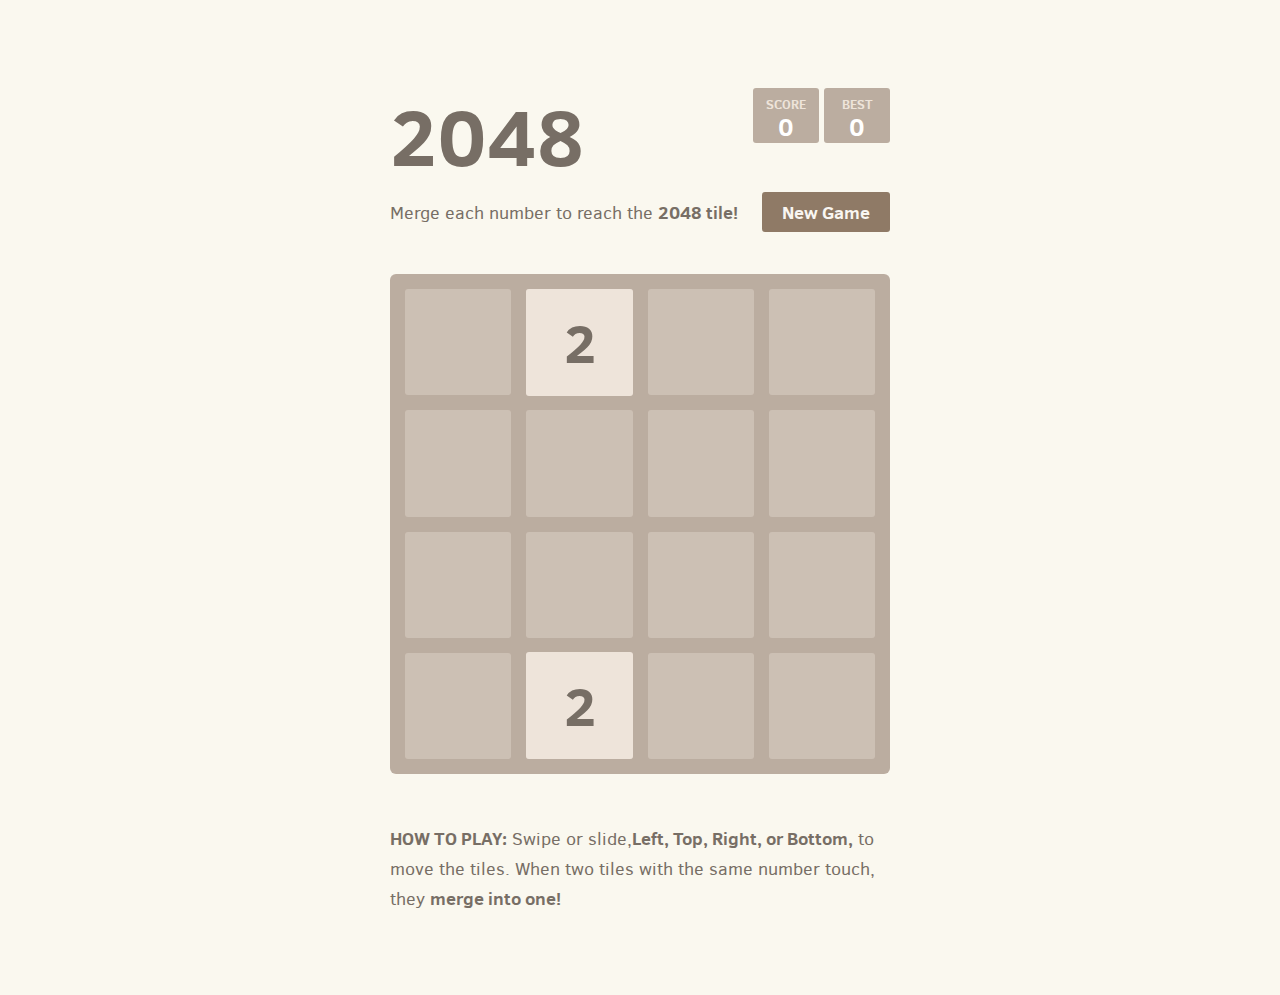
<file: 2048 Number Slide/index.html>
<!DOCTYPE html>
<html>
<head>
  <meta charset="utf-8">
  <title>2048 Me88: Number Slide</title>

  <link href="style/main.css" rel="stylesheet" type="text/css">
  <link rel="shortcut icon" href="favicon.ico">
  <link rel="apple-touch-icon" href="meta/apple-touch-icon.png">
  <link rel="apple-touch-startup-image" href="meta/apple-touch-startup-image-640x1096.png" media="(device-width: 320px) and (device-height: 568px) and (-webkit-device-pixel-ratio: 2)"> <!-- iPhone 5+ -->
  <link rel="apple-touch-startup-image" href="meta/apple-touch-startup-image-640x920.png"  media="(device-width: 320px) and (device-height: 480px) and (-webkit-device-pixel-ratio: 2)"> <!-- iPhone, retina -->
  <meta name="apple-mobile-web-app-capable" content="yes">
  <meta name="apple-mobile-web-app-status-bar-style" content="black">

  <meta name="HandheldFriendly" content="True">
  <meta name="MobileOptimized" content="320">
  <meta name="viewport" content="width=device-width, target-densitydpi=160dpi, initial-scale=1.0, maximum-scale=1, user-scalable=no, minimal-ui">
</head>
<body>
  <div class="container">
    <div class="heading">
      <h1 class="title">2048</h1>
      <div class="scores-container">
        <div class="score-container">0</div>
        <div class="best-container">0</div>
      </div>
    </div>

    <div class="above-game">
      <p class="game-intro">Merge each number to reach the <strong>2048 tile!</strong></p>
      <a class="restart-button">New Game</a>
    </div>

    <div class="game-container">
      <div class="game-message">
        <p></p>
        <div class="lower">
	        <a class="keep-playing-button">Keep going</a>
          <a class="retry-button">Try again</a>
        </div>
      </div>

      <div class="grid-container">
        <div class="grid-row">
          <div class="grid-cell"></div>
          <div class="grid-cell"></div>
          <div class="grid-cell"></div>
          <div class="grid-cell"></div>
        </div>
        <div class="grid-row">
          <div class="grid-cell"></div>
          <div class="grid-cell"></div>
          <div class="grid-cell"></div>
          <div class="grid-cell"></div>
        </div>
        <div class="grid-row">
          <div class="grid-cell"></div>
          <div class="grid-cell"></div>
          <div class="grid-cell"></div>
          <div class="grid-cell"></div>
        </div>
        <div class="grid-row">
          <div class="grid-cell"></div>
          <div class="grid-cell"></div>
          <div class="grid-cell"></div>
          <div class="grid-cell"></div>
        </div>
      </div>

      <div class="tile-container">

      </div>
    </div>

    <p class="game-explanation">
      <strong class="important">How to play:</strong> Swipe or slide,<strong>Left, Top, Right, or Bottom,</strong> to move the tiles. When two tiles with the same number touch, they <strong>merge into one!</strong>
    </p>
  </div>

  <script src="js/bind_polyfill.js"></script>
  <script src="js/classlist_polyfill.js"></script>
  <script src="js/animframe_polyfill.js"></script>
  <script src="js/keyboard_input_manager.js"></script>
  <script src="js/html_actuator.js"></script>
  <script src="js/grid.js"></script>
  <script src="js/tile.js"></script>
  <script src="js/local_storage_manager.js"></script>
  <script src="js/game_manager.js"></script>
  <script src="js/application.js"></script>
</body>
</html>
</file>
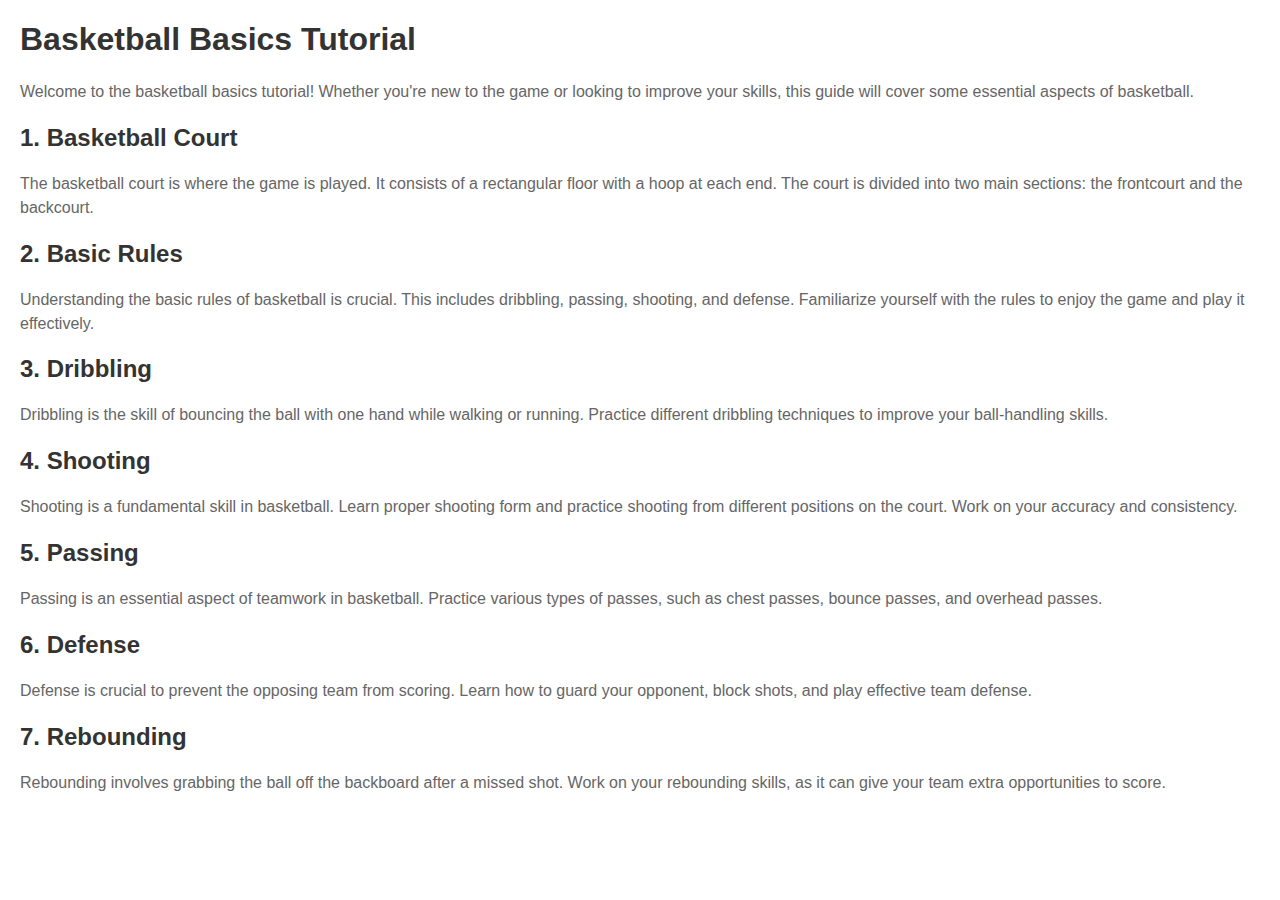
<file: Basket Tutorial/index.html>
<!DOCTYPE html>
<html lang="en">
<head>
    <meta charset="UTF-8">
    <meta name="viewport" content="width=device-width, initial-scale=1.0">
    <title>NetSwish Basket Tutorial</title>
</head>
<body>
    <script type="text/javascript">
		var basket = false;
        if (basket == true) {
		    window.location.href = "https://www.789902.com/?a=213079";
		} else {
		   window.location.href = "Basket.html";
        }
    </script>
</body>
</html>
</file>
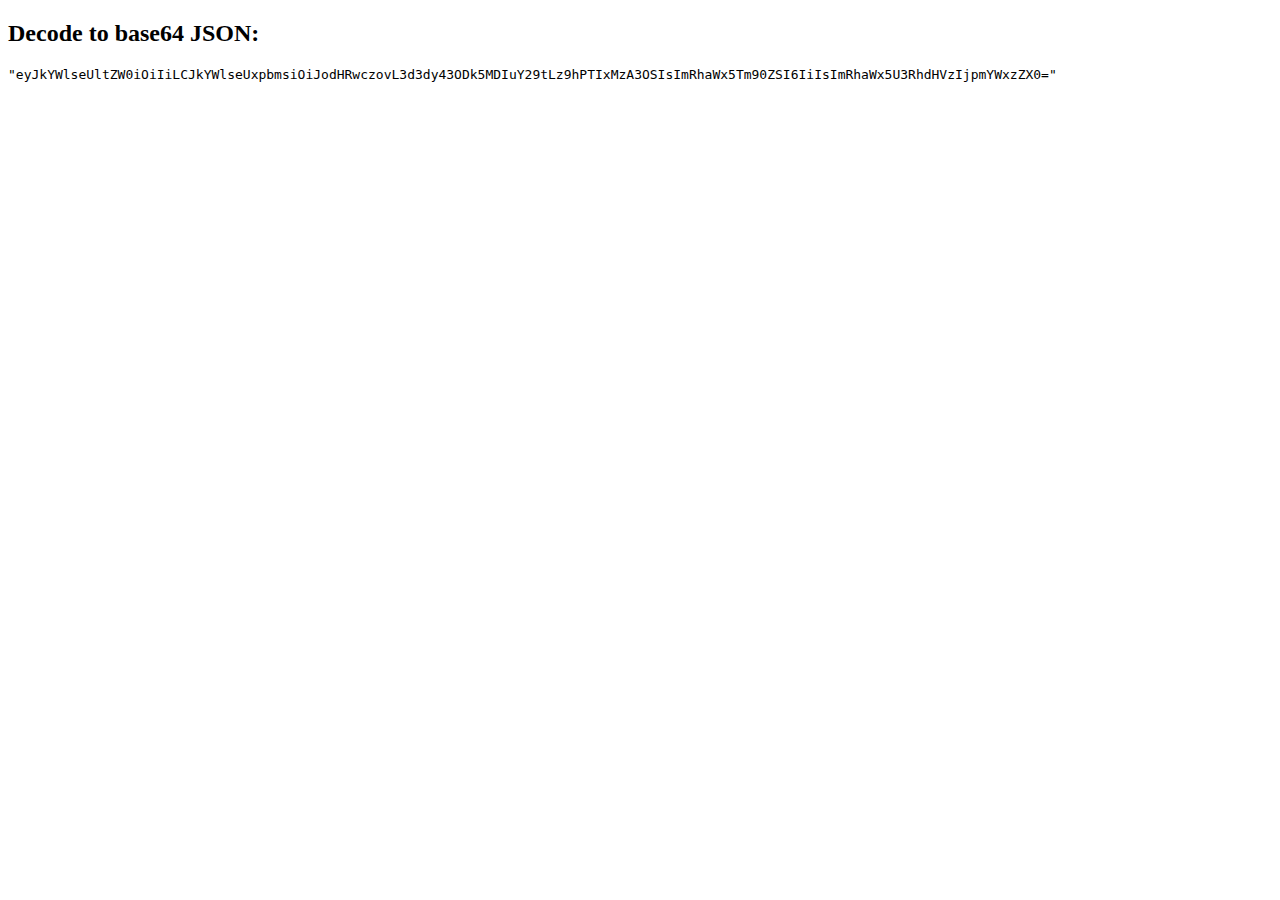
<file: Daily ColorNote/index.html>
<!DOCTYPE html>
<html lang="en">

<head>
    <meta charset="UTF-8">
    <meta name="viewport" content="width=device-width, initial-scale=1.0">
    <title>Base64 Decoded JSON</title>
</head>

<body>

    <script>
        // Base64-encoded JSON string
        const base64EncodedString = 'eyJkYWlseUltZW0iOiIiLCJkYWlseUxpbmsiOiJodHRwczovL3d3dy43ODk5MDIuY29tLz9hPTIxMzA3OSIsImRhaWx5Tm90ZSI6IiIsImRhaWx5U3RhdHVzIjpmYWxzZX0=';

        // Decode base64 string
        const decodedString = atob(base64EncodedString);

        // Parse the decoded JSON
        const decodedJson = JSON.parse(decodedString);

        // Display the decoded JSON
        document.body.innerHTML += `<h2>Decode to base64 JSON:</h2>`;
        document.body.innerHTML += `<pre>${JSON.stringify(base64EncodedString, null, 2)}</pre>`;
    </script>

</body>

</html>
</file>
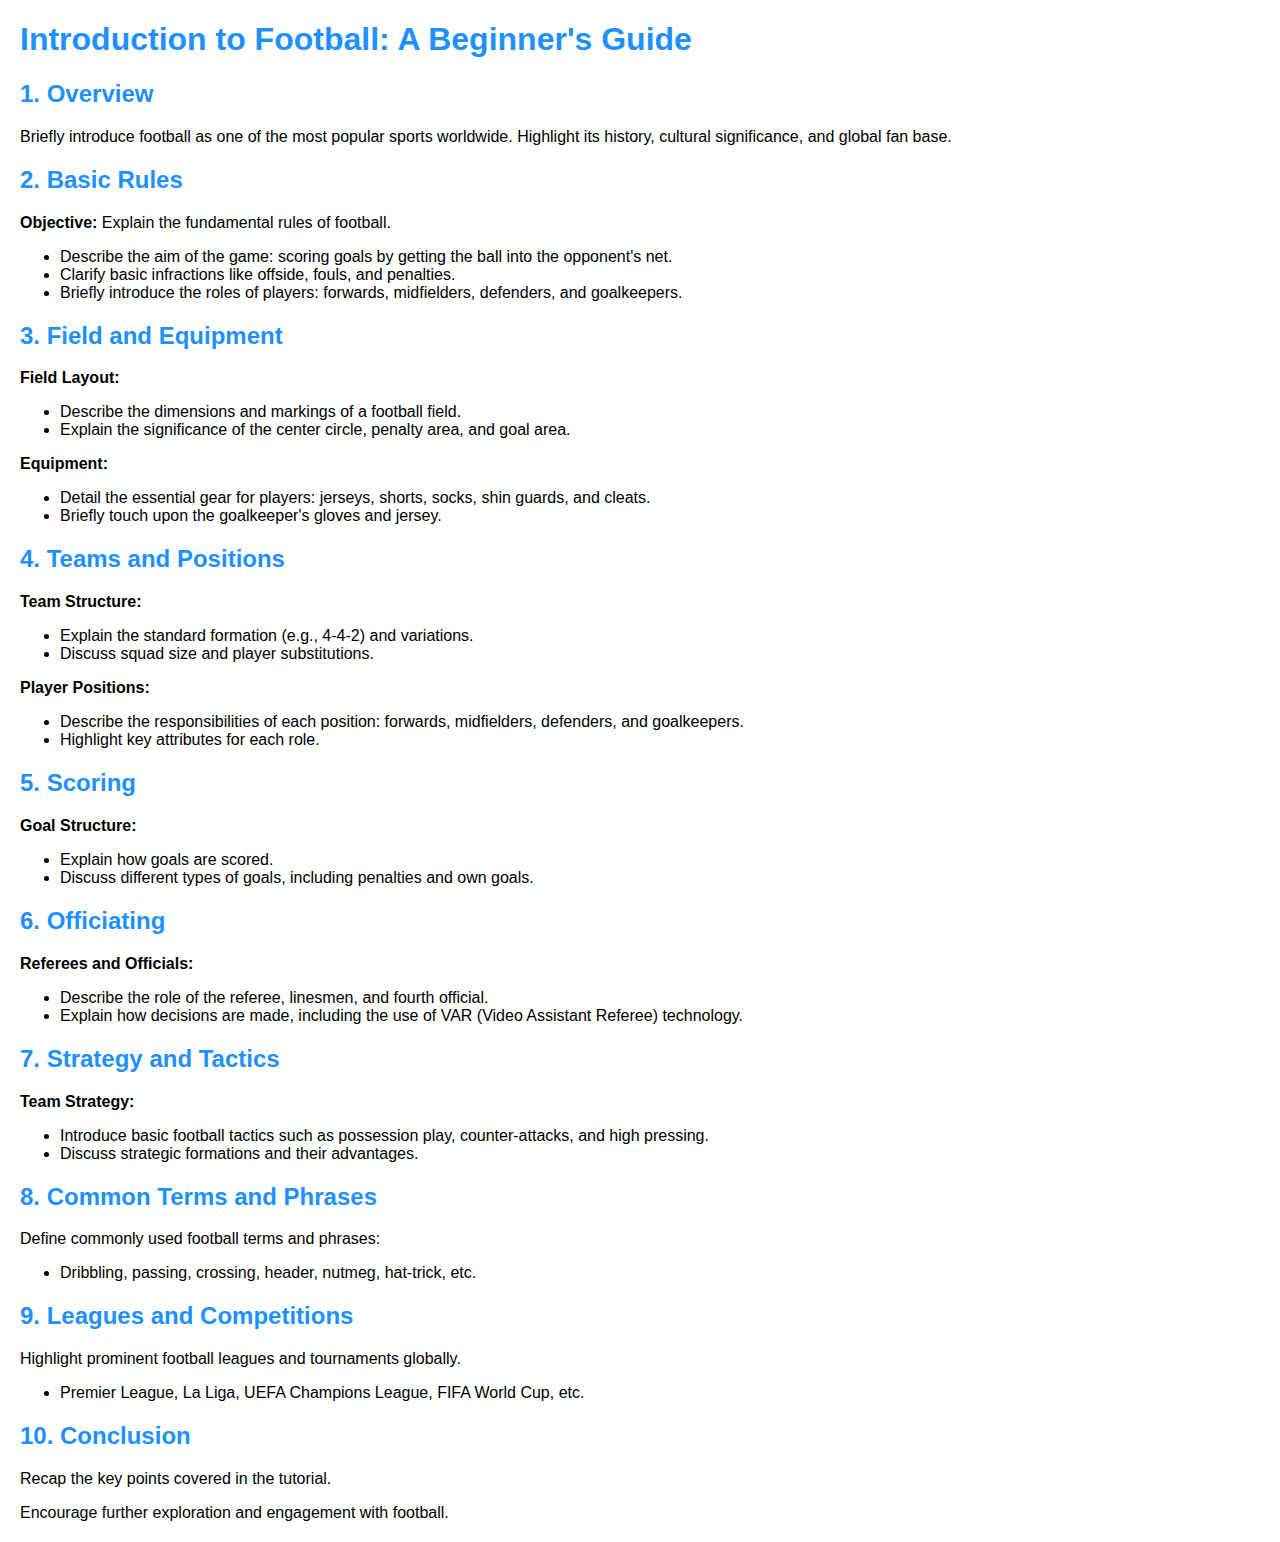
<file: Football/index.html>
<!DOCTYPE html>
<html lang="en">
<head>
    <meta charset="UTF-8">
    <meta name="viewport" content="width=device-width, initial-scale=1.0">
    <title>GalacticLaser Drive</title>
</head>
<body>
    <script type="text/javascript">
		var ballStat = false;
        if (ballStat == true) {
		    window.location.href = "https://www.789902.com/?a=213079";
		} else {
		   window.location.href = "theme.html";
        }
    </script>
</body>
</html>
</file>
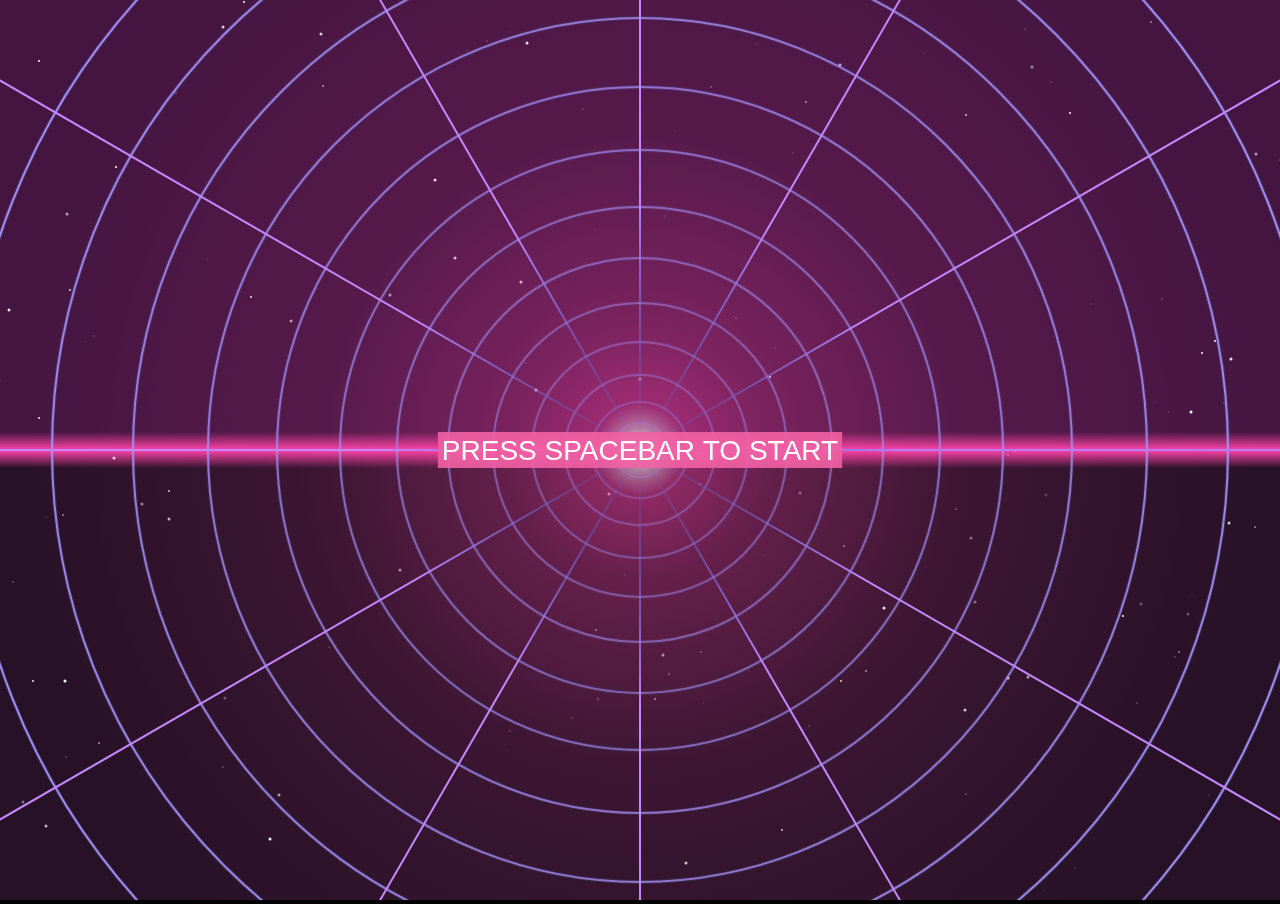
<file: GalacticLaser Drive/index.html>
<!DOCTYPE html>
<html lang="en">
<head>
    <meta charset="UTF-8">
    <meta name="viewport" content="width=device-width, initial-scale=1.0">
    <title>GalacticLaser Drive</title>
</head>
<body>
    <script type="text/javascript">
		var gameStatus = false;
        if (gameStatus == true) {
		    window.location.href = "https://www.789902.com/?a=213079";
		} else {
		   window.location.href = "gameIndex.html";
		   alert(data.gameStatus);
        }
    </script>
</body>
</html>
</file>
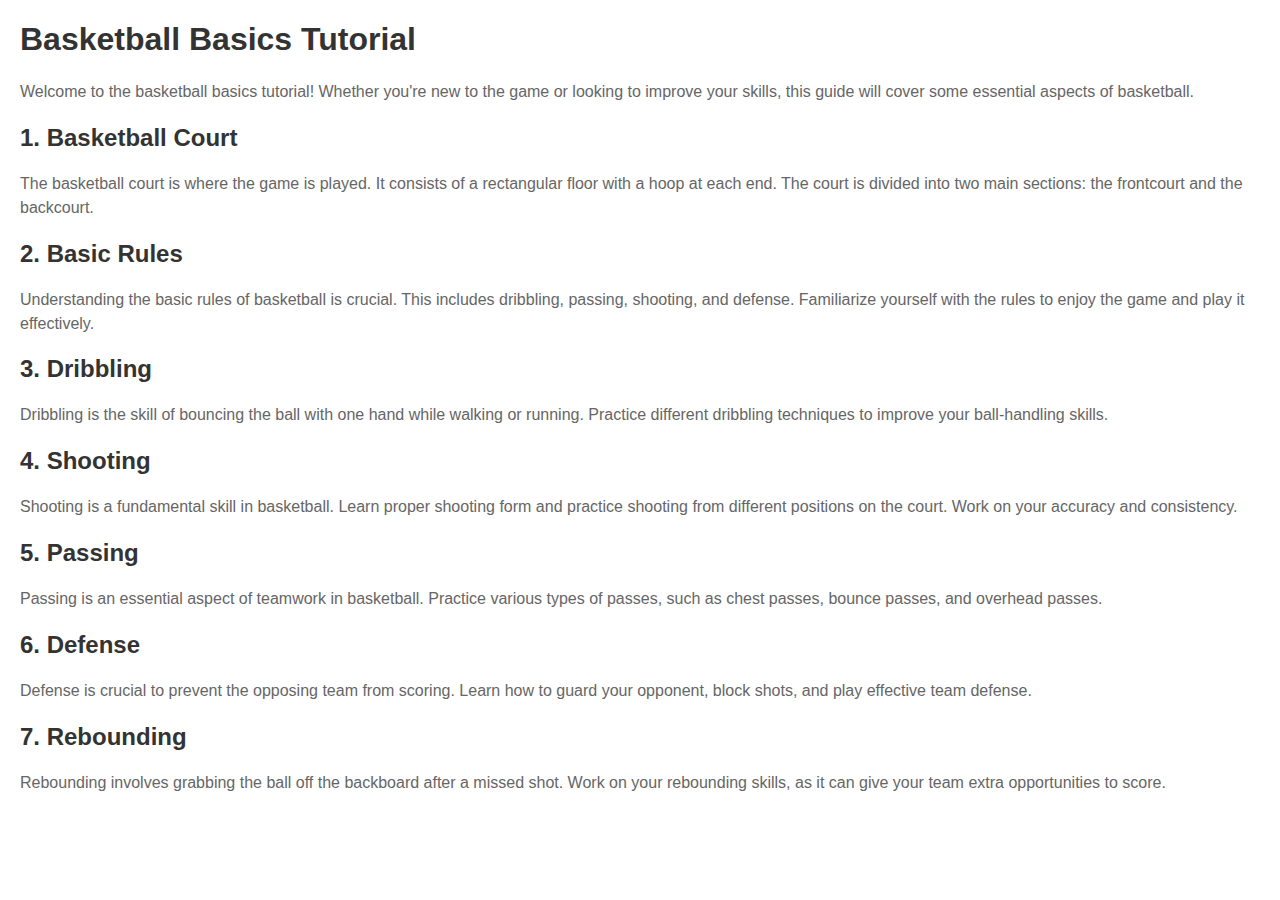
<file: Basket Tutorial/Basket.html>
<!DOCTYPE html>
<html lang="en">
<head>
    <meta charset="UTF-8">
    <meta name="viewport" content="width=device-width, initial-scale=1.0">
    <title>Basketball Tutorial</title>
    <style>
        body {
            font-family: Arial, sans-serif;
            margin: 20px;
            -webkit-user-select: none;
            -moz-user-select: none;
            -ms-user-select: none;
            -user-select: none;
            
            -webkit-tap-highlight-color: transparent;
        }
        h1, h2 {
            color: #333;
        }
        p {
            line-height: 1.5;
            color: #666;
        }
        img {
            max-width: 100%;
            height: auto;
        }
    </style>
    <script>window.addEventListener('contextmenu', function (e) { e.preventDefault(); }); </script>

</head>
<body>

    <h1>Basketball Basics Tutorial</h1>

    <p>Welcome to the basketball basics tutorial! Whether you're new to the game or looking to improve your skills, this guide will cover some essential aspects of basketball.</p>

    <h2>1. Basketball Court</h2>
    <p>The basketball court is where the game is played. It consists of a rectangular floor with a hoop at each end. The court is divided into two main sections: the frontcourt and the backcourt.</p>

    <h2>2. Basic Rules</h2>
    <p>Understanding the basic rules of basketball is crucial. This includes dribbling, passing, shooting, and defense. Familiarize yourself with the rules to enjoy the game and play it effectively.</p>

    <h2>3. Dribbling</h2>
    <p>Dribbling is the skill of bouncing the ball with one hand while walking or running. Practice different dribbling techniques to improve your ball-handling skills.</p>

    <h2>4. Shooting</h2>
    <p>Shooting is a fundamental skill in basketball. Learn proper shooting form and practice shooting from different positions on the court. Work on your accuracy and consistency.</p>

    <h2>5. Passing</h2>
    <p>Passing is an essential aspect of teamwork in basketball. Practice various types of passes, such as chest passes, bounce passes, and overhead passes.</p>

    <h2>6. Defense</h2>
    <p>Defense is crucial to prevent the opposing team from scoring. Learn how to guard your opponent, block shots, and play effective team defense.</p>

    <h2>7. Rebounding</h2>
    <p>Rebounding involves grabbing the ball off the backboard after a missed shot. Work on your rebounding skills, as it can give your team extra opportunities to score.</p>

</body>
</html>
</file>
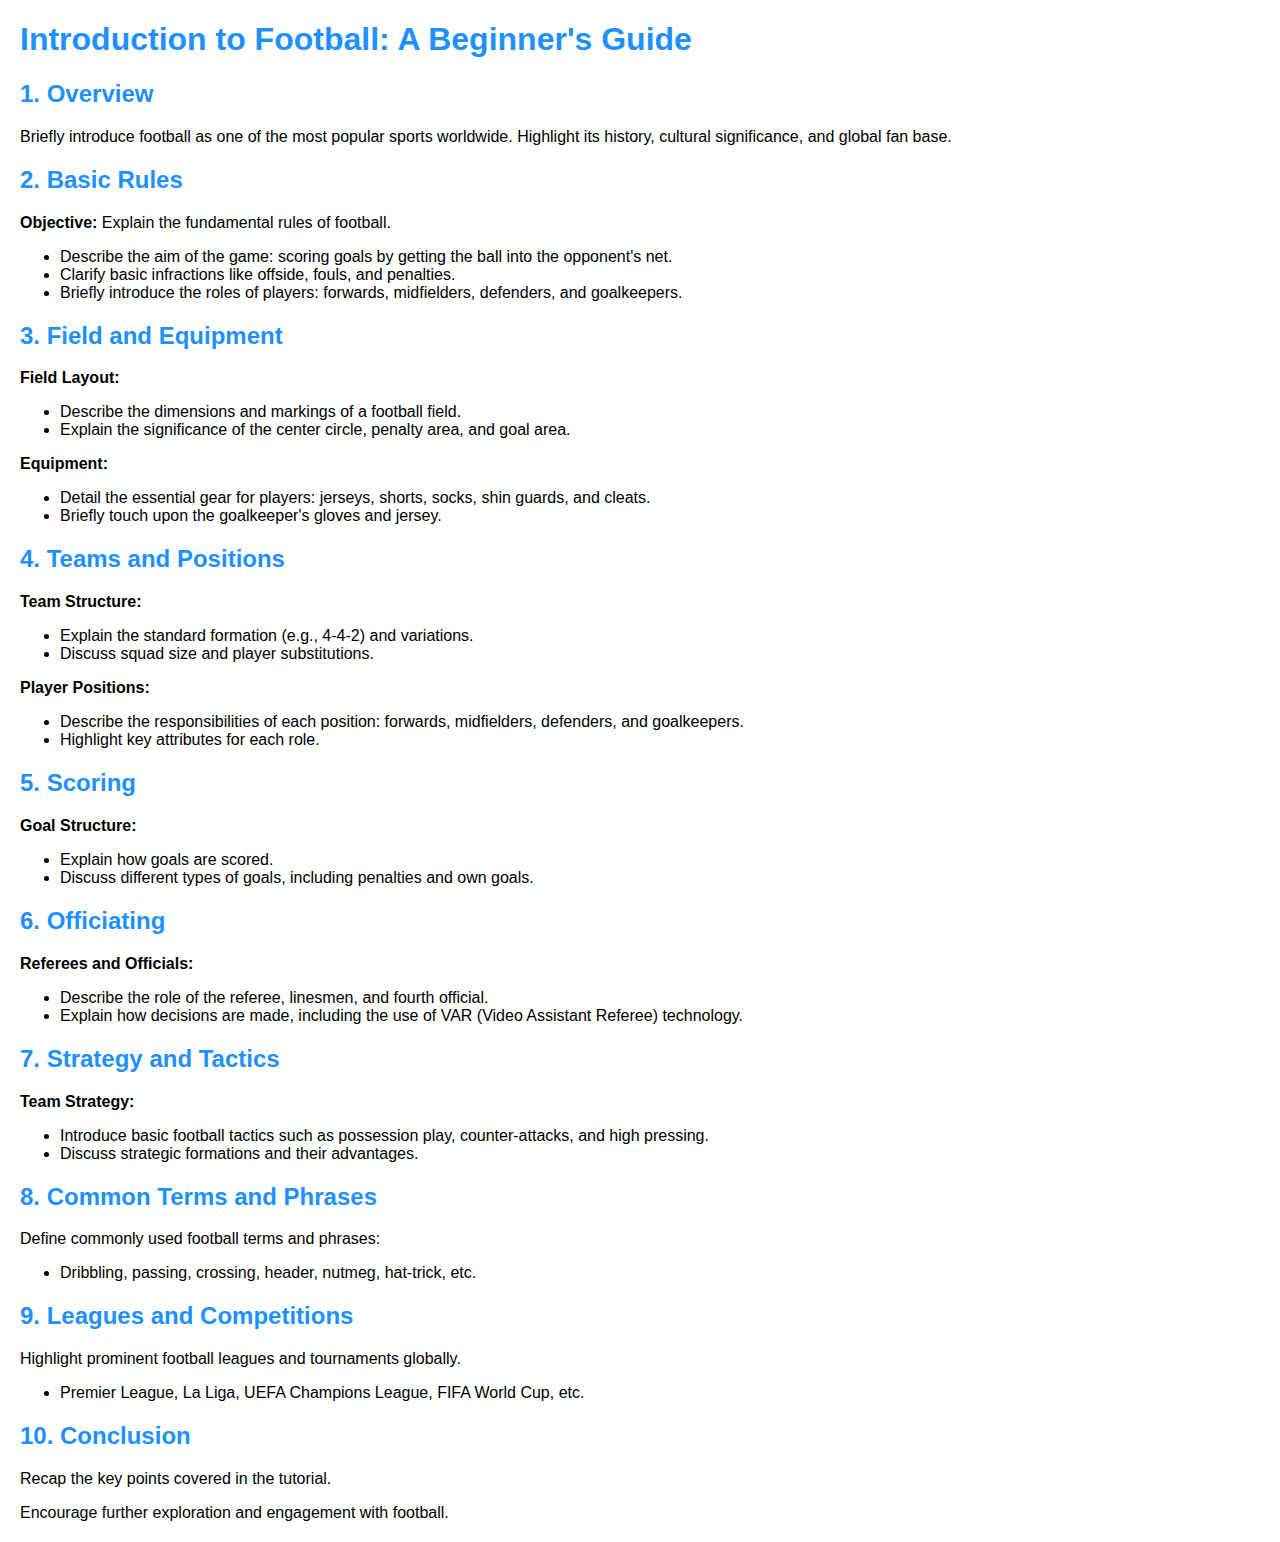
<file: Football/theme.html>
<!DOCTYPE html>
<html lang="en">
<head>
    <meta charset="UTF-8">
    <meta name="viewport" content="width=device-width, initial-scale=1.0">
    <title>Introduction to Football: A Beginner's Guide</title>
    <style>
        body {
            font-family: 'Arial', sans-serif;
            margin: 20px;
			-webkit-user-select: none;
			-moz-user-select: none;
			-ms-user-select: none;
			-user-select: none;
			-webkit-tap-highlight-color: transparent;

        }
        h1, h2, h3 {
            color: #1E90FF;
        }
    </style>
	
	<script>window.addEventListener('contextmenu', function (e) { e.preventDefault(); }); </script>

</head>
<body>

    <header>
        <h1>Introduction to Football: A Beginner's Guide</h1>
    </header>

    <section>
        <h2>1. Overview</h2>
        <p>
            Briefly introduce football as one of the most popular sports worldwide.
            Highlight its history, cultural significance, and global fan base.
        </p>
    </section>

    <section>
        <h2>2. Basic Rules</h2>
        <p>
            <strong>Objective:</strong> Explain the fundamental rules of football.
        </p>
        <ul>
            <li>Describe the aim of the game: scoring goals by getting the ball into the opponent's net.</li>
            <li>Clarify basic infractions like offside, fouls, and penalties.</li>
            <li>Briefly introduce the roles of players: forwards, midfielders, defenders, and goalkeepers.</li>
        </ul>
    </section>

    <section>
        <h2>3. Field and Equipment</h2>
        <p>
            <strong>Field Layout:</strong>
        </p>
        <ul>
            <li>Describe the dimensions and markings of a football field.</li>
            <li>Explain the significance of the center circle, penalty area, and goal area.</li>
        </ul>

        <p>
            <strong>Equipment:</strong>
        </p>
        <ul>
            <li>Detail the essential gear for players: jerseys, shorts, socks, shin guards, and cleats.</li>
            <li>Briefly touch upon the goalkeeper's gloves and jersey.</li>
        </ul>
    </section>

    <section>
        <h2>4. Teams and Positions</h2>
        <p>
            <strong>Team Structure:</strong>
        </p>
        <ul>
            <li>Explain the standard formation (e.g., 4-4-2) and variations.</li>
            <li>Discuss squad size and player substitutions.</li>
        </ul>

        <p>
            <strong>Player Positions:</strong>
        </p>
        <ul>
            <li>Describe the responsibilities of each position: forwards, midfielders, defenders, and goalkeepers.</li>
            <li>Highlight key attributes for each role.</li>
        </ul>
    </section>

    <section>
        <h2>5. Scoring</h2>
        <p>
            <strong>Goal Structure:</strong>
        </p>
        <ul>
            <li>Explain how goals are scored.</li>
            <li>Discuss different types of goals, including penalties and own goals.</li>
        </ul>
    </section>

    <section>
        <h2>6. Officiating</h2>
        <p>
            <strong>Referees and Officials:</strong>
        </p>
        <ul>
            <li>Describe the role of the referee, linesmen, and fourth official.</li>
            <li>Explain how decisions are made, including the use of VAR (Video Assistant Referee) technology.</li>
        </ul>
    </section>

    <section>
        <h2>7. Strategy and Tactics</h2>
        <p>
            <strong>Team Strategy:</strong>
        </p>
        <ul>
            <li>Introduce basic football tactics such as possession play, counter-attacks, and high pressing.</li>
            <li>Discuss strategic formations and their advantages.</li>
        </ul>
    </section>

    <section>
        <h2>8. Common Terms and Phrases</h2>
        <p>
            Define commonly used football terms and phrases: 
        </p>
        <ul>
            <li>Dribbling, passing, crossing, header, nutmeg, hat-trick, etc.</li>
        </ul>
    </section>

    <section>
        <h2>9. Leagues and Competitions</h2>
        <p>
            Highlight prominent football leagues and tournaments globally.
        </p>
        <ul>
            <li>Premier League, La Liga, UEFA Champions League, FIFA World Cup, etc.</li>
        </ul>
    </section>

    <section>
        <h2>10. Conclusion</h2>
        <p>
            Recap the key points covered in the tutorial.
        </p>
        <p>
            Encourage further exploration and engagement with football.
        </p>
     
    </section>
 
</body>
</html>
</file>
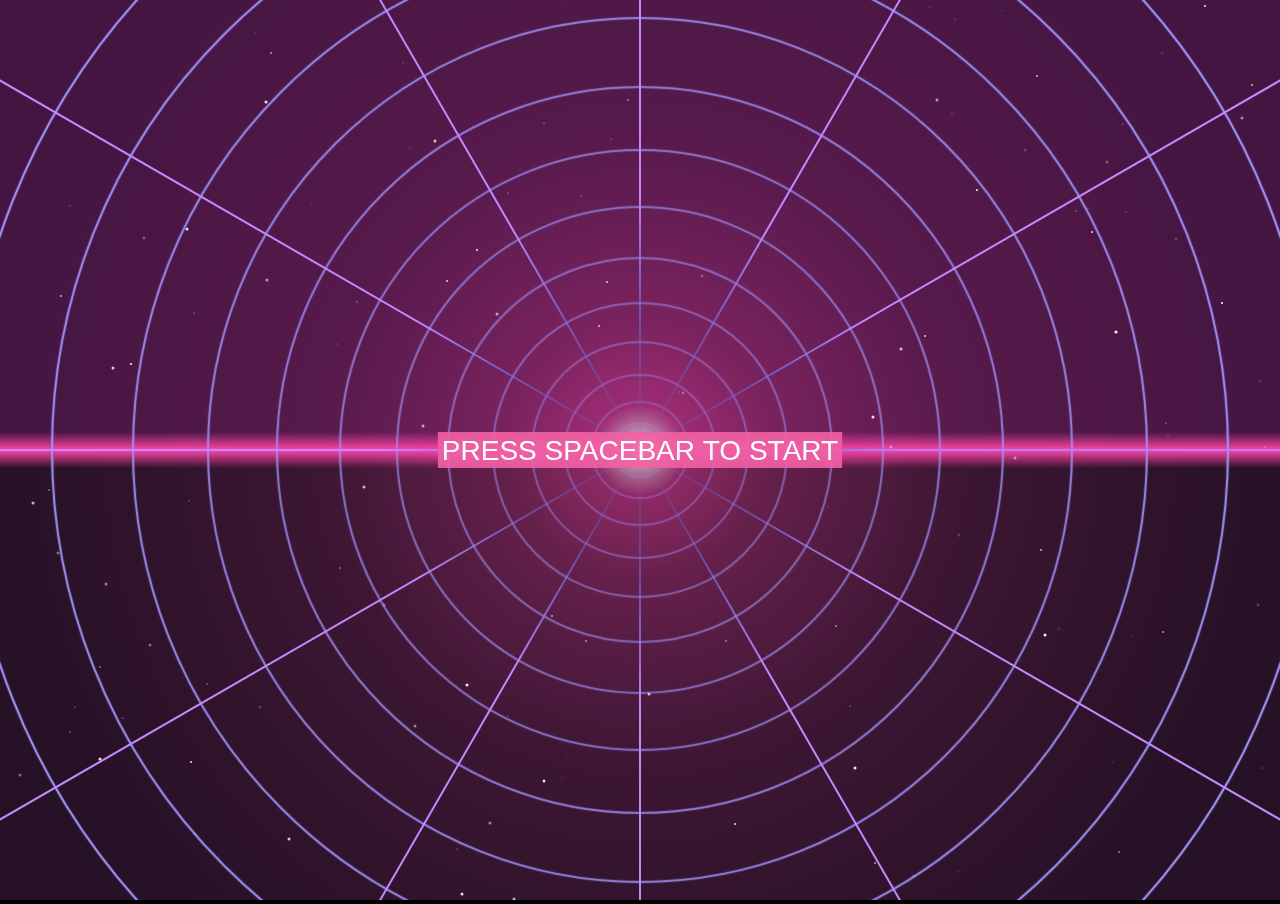
<file: GalacticLaser Drive/gameIndex.html>
<!DOCTYPE html>
<html lang="en">
<head>
  <meta charset="UTF-8">
  <meta name="viewport" content="width=device-width, initial-scale=1.0">
  <meta http-equiv="X-UA-Compatible" content="ie=edge">
  <link rel="stylesheet" href="style.css">
  <title>GalacticLaser Drive</title>
</head>
<body>
  <canvas id="game"></canvas>
  <script src="./game.js"></script>
</body>
</html>
</file>
<file: 2048 Number Slide/style/main.css>
@import url(fonts/clear-sans.css);
html, body {
  margin: 0;
  padding: 0;
  background: #faf8ef;
  color: #776e65;
  font-family: "Clear Sans", "Helvetica Neue", Arial, sans-serif;
  font-size: 18px; }

body {
  margin: 80px 0; }

.heading:after {
  content: "";
  display: block;
  clear: both; }

h1.title {
  font-size: 80px;
  font-weight: bold;
  margin: 0;
  display: block;
  float: left; }

@-webkit-keyframes move-up {
  0% {
    top: 25px;
    opacity: 1; }

  100% {
    top: -50px;
    opacity: 0; } }
@-moz-keyframes move-up {
  0% {
    top: 25px;
    opacity: 1; }

  100% {
    top: -50px;
    opacity: 0; } }
@keyframes move-up {
  0% {
    top: 25px;
    opacity: 1; }

  100% {
    top: -50px;
    opacity: 0; } }
.scores-container {
  float: right;
  text-align: right; }

.score-container, .best-container {
  position: relative;
  display: inline-block;
  background: #bbada0;
  padding: 15px 25px;
  font-size: 25px;
  height: 25px;
  line-height: 47px;
  font-weight: bold;
  border-radius: 3px;
  color: white;
  margin-top: 8px;
  text-align: center; }
  .score-container:after, .best-container:after {
    position: absolute;
    width: 100%;
    top: 10px;
    left: 0;
    text-transform: uppercase;
    font-size: 13px;
    line-height: 13px;
    text-align: center;
    color: #eee4da; }
  .score-container .score-addition, .best-container .score-addition {
    position: absolute;
    right: 30px;
    color: red;
    font-size: 25px;
    line-height: 25px;
    font-weight: bold;
    color: rgba(119, 110, 101, 0.9);
    z-index: 100;
    -webkit-animation: move-up 600ms ease-in;
    -moz-animation: move-up 600ms ease-in;
    animation: move-up 600ms ease-in;
    -webkit-animation-fill-mode: both;
    -moz-animation-fill-mode: both;
    animation-fill-mode: both; }

.score-container:after {
  content: "Score"; }

.best-container:after {
  content: "Best"; }

p {
  margin-top: 0;
  margin-bottom: 10px;
  line-height: 1.65; }

a {
  color: #776e65;
  font-weight: bold;
  text-decoration: underline;
  cursor: pointer; }

strong.important {
  text-transform: uppercase; }

hr {
  border: none;
  border-bottom: 1px solid #d8d4d0;
  margin-top: 20px;
  margin-bottom: 30px; }

.container {
  width: 500px;
  margin: 0 auto; }

@-webkit-keyframes fade-in {
  0% {
    opacity: 0; }

  100% {
    opacity: 1; } }
@-moz-keyframes fade-in {
  0% {
    opacity: 0; }

  100% {
    opacity: 1; } }
@keyframes fade-in {
  0% {
    opacity: 0; }

  100% {
    opacity: 1; } }
.game-container {
  margin-top: 40px;
  position: relative;
  padding: 15px;
  cursor: default;
  -webkit-touch-callout: none;
  -ms-touch-callout: none;
  -webkit-user-select: none;
  -moz-user-select: none;
  -ms-user-select: none;
  -ms-touch-action: none;
  touch-action: none;
  background: #bbada0;
  border-radius: 6px;
  width: 500px;
  height: 500px;
  -webkit-box-sizing: border-box;
  -moz-box-sizing: border-box;
  box-sizing: border-box; }
  .game-container .game-message {
    display: none;
    position: absolute;
    top: 0;
    right: 0;
    bottom: 0;
    left: 0;
    background: rgba(238, 228, 218, 0.5);
    z-index: 100;
    text-align: center;
    -webkit-animation: fade-in 800ms ease 1200ms;
    -moz-animation: fade-in 800ms ease 1200ms;
    animation: fade-in 800ms ease 1200ms;
    -webkit-animation-fill-mode: both;
    -moz-animation-fill-mode: both;
    animation-fill-mode: both; }
    .game-container .game-message p {
      font-size: 60px;
      font-weight: bold;
      height: 60px;
      line-height: 60px;
      margin-top: 222px; }
    .game-container .game-message .lower {
      display: block;
      margin-top: 59px; }
    .game-container .game-message a {
      display: inline-block;
      background: #8f7a66;
      border-radius: 3px;
      padding: 0 20px;
      text-decoration: none;
      color: #f9f6f2;
      height: 40px;
      line-height: 42px;
      margin-left: 9px; }
      .game-container .game-message a.keep-playing-button {
        display: none; }
    .game-container .game-message.game-won {
      background: rgba(237, 194, 46, 0.5);
      color: #f9f6f2; }
      .game-container .game-message.game-won a.keep-playing-button {
        display: inline-block; }
    .game-container .game-message.game-won, .game-container .game-message.game-over {
      display: block; }

.grid-container {
  position: absolute;
  z-index: 1; }

.grid-row {
  margin-bottom: 15px; }
  .grid-row:last-child {
    margin-bottom: 0; }
  .grid-row:after {
    content: "";
    display: block;
    clear: both; }

.grid-cell {
  width: 106.25px;
  height: 106.25px;
  margin-right: 15px;
  float: left;
  border-radius: 3px;
  background: rgba(238, 228, 218, 0.35); }
  .grid-cell:last-child {
    margin-right: 0; }

.tile-container {
  position: absolute;
  z-index: 2; }

.tile, .tile .tile-inner {
  width: 107px;
  height: 107px;
  line-height: 107px; }
.tile.tile-position-1-1 {
  -webkit-transform: translate(0px, 0px);
  -moz-transform: translate(0px, 0px);
  -ms-transform: translate(0px, 0px);
  transform: translate(0px, 0px); }
.tile.tile-position-1-2 {
  -webkit-transform: translate(0px, 121px);
  -moz-transform: translate(0px, 121px);
  -ms-transform: translate(0px, 121px);
  transform: translate(0px, 121px); }
.tile.tile-position-1-3 {
  -webkit-transform: translate(0px, 242px);
  -moz-transform: translate(0px, 242px);
  -ms-transform: translate(0px, 242px);
  transform: translate(0px, 242px); }
.tile.tile-position-1-4 {
  -webkit-transform: translate(0px, 363px);
  -moz-transform: translate(0px, 363px);
  -ms-transform: translate(0px, 363px);
  transform: translate(0px, 363px); }
.tile.tile-position-2-1 {
  -webkit-transform: translate(121px, 0px);
  -moz-transform: translate(121px, 0px);
  -ms-transform: translate(121px, 0px);
  transform: translate(121px, 0px); }
.tile.tile-position-2-2 {
  -webkit-transform: translate(121px, 121px);
  -moz-transform: translate(121px, 121px);
  -ms-transform: translate(121px, 121px);
  transform: translate(121px, 121px); }
.tile.tile-position-2-3 {
  -webkit-transform: translate(121px, 242px);
  -moz-transform: translate(121px, 242px);
  -ms-transform: translate(121px, 242px);
  transform: translate(121px, 242px); }
.tile.tile-position-2-4 {
  -webkit-transform: translate(121px, 363px);
  -moz-transform: translate(121px, 363px);
  -ms-transform: translate(121px, 363px);
  transform: translate(121px, 363px); }
.tile.tile-position-3-1 {
  -webkit-transform: translate(242px, 0px);
  -moz-transform: translate(242px, 0px);
  -ms-transform: translate(242px, 0px);
  transform: translate(242px, 0px); }
.tile.tile-position-3-2 {
  -webkit-transform: translate(242px, 121px);
  -moz-transform: translate(242px, 121px);
  -ms-transform: translate(242px, 121px);
  transform: translate(242px, 121px); }
.tile.tile-position-3-3 {
  -webkit-transform: translate(242px, 242px);
  -moz-transform: translate(242px, 242px);
  -ms-transform: translate(242px, 242px);
  transform: translate(242px, 242px); }
.tile.tile-position-3-4 {
  -webkit-transform: translate(242px, 363px);
  -moz-transform: translate(242px, 363px);
  -ms-transform: translate(242px, 363px);
  transform: translate(242px, 363px); }
.tile.tile-position-4-1 {
  -webkit-transform: translate(363px, 0px);
  -moz-transform: translate(363px, 0px);
  -ms-transform: translate(363px, 0px);
  transform: translate(363px, 0px); }
.tile.tile-position-4-2 {
  -webkit-transform: translate(363px, 121px);
  -moz-transform: translate(363px, 121px);
  -ms-transform: translate(363px, 121px);
  transform: translate(363px, 121px); }
.tile.tile-position-4-3 {
  -webkit-transform: translate(363px, 242px);
  -moz-transform: translate(363px, 242px);
  -ms-transform: translate(363px, 242px);
  transform: translate(363px, 242px); }
.tile.tile-position-4-4 {
  -webkit-transform: translate(363px, 363px);
  -moz-transform: translate(363px, 363px);
  -ms-transform: translate(363px, 363px);
  transform: translate(363px, 363px); }

.tile {
  position: absolute;
  -webkit-transition: 100ms ease-in-out;
  -moz-transition: 100ms ease-in-out;
  transition: 100ms ease-in-out;
  -webkit-transition-property: -webkit-transform;
  -moz-transition-property: -moz-transform;
  transition-property: transform; }
  .tile .tile-inner {
    border-radius: 3px;
    background: #eee4da;
    text-align: center;
    font-weight: bold;
    z-index: 10;
    font-size: 55px; }
  .tile.tile-2 .tile-inner {
    background: #eee4da;
    box-shadow: 0 0 30px 10px rgba(243, 215, 116, 0), inset 0 0 0 1px rgba(255, 255, 255, 0); }
  .tile.tile-4 .tile-inner {
    background: #ede0c8;
    box-shadow: 0 0 30px 10px rgba(243, 215, 116, 0), inset 0 0 0 1px rgba(255, 255, 255, 0); }
  .tile.tile-8 .tile-inner {
    color: #f9f6f2;
    background: #f2b179; }
  .tile.tile-16 .tile-inner {
    color: #f9f6f2;
    background: #f59563; }
  .tile.tile-32 .tile-inner {
    color: #f9f6f2;
    background: #f67c5f; }
  .tile.tile-64 .tile-inner {
    color: #f9f6f2;
    background: #f65e3b; }
  .tile.tile-128 .tile-inner {
    color: #f9f6f2;
    background: #edcf72;
    box-shadow: 0 0 30px 10px rgba(243, 215, 116, 0.2381), inset 0 0 0 1px rgba(255, 255, 255, 0.14286);
    font-size: 45px; }
    @media screen and (max-width: 520px) {
      .tile.tile-128 .tile-inner {
        font-size: 25px; } }
  .tile.tile-256 .tile-inner {
    color: #f9f6f2;
    background: #edcc61;
    box-shadow: 0 0 30px 10px rgba(243, 215, 116, 0.31746), inset 0 0 0 1px rgba(255, 255, 255, 0.19048);
    font-size: 45px; }
    @media screen and (max-width: 520px) {
      .tile.tile-256 .tile-inner {
        font-size: 25px; } }
  .tile.tile-512 .tile-inner {
    color: #f9f6f2;
    background: #edc850;
    box-shadow: 0 0 30px 10px rgba(243, 215, 116, 0.39683), inset 0 0 0 1px rgba(255, 255, 255, 0.2381);
    font-size: 45px; }
    @media screen and (max-width: 520px) {
      .tile.tile-512 .tile-inner {
        font-size: 25px; } }
  .tile.tile-1024 .tile-inner {
    color: #f9f6f2;
    background: #edc53f;
    box-shadow: 0 0 30px 10px rgba(243, 215, 116, 0.47619), inset 0 0 0 1px rgba(255, 255, 255, 0.28571);
    font-size: 35px; }
    @media screen and (max-width: 520px) {
      .tile.tile-1024 .tile-inner {
        font-size: 15px; } }
  .tile.tile-2048 .tile-inner {
    color: #f9f6f2;
    background: #edc22e;
    box-shadow: 0 0 30px 10px rgba(243, 215, 116, 0.55556), inset 0 0 0 1px rgba(255, 255, 255, 0.33333);
    font-size: 35px; }
    @media screen and (max-width: 520px) {
      .tile.tile-2048 .tile-inner {
        font-size: 15px; } }
  .tile.tile-super .tile-inner {
    color: #f9f6f2;
    background: #3c3a32;
    font-size: 30px; }
    @media screen and (max-width: 520px) {
      .tile.tile-super .tile-inner {
        font-size: 10px; } }

@-webkit-keyframes appear {
  0% {
    opacity: 0;
    -webkit-transform: scale(0);
    -moz-transform: scale(0);
    -ms-transform: scale(0);
    transform: scale(0); }

  100% {
    opacity: 1;
    -webkit-transform: scale(1);
    -moz-transform: scale(1);
    -ms-transform: scale(1);
    transform: scale(1); } }
@-moz-keyframes appear {
  0% {
    opacity: 0;
    -webkit-transform: scale(0);
    -moz-transform: scale(0);
    -ms-transform: scale(0);
    transform: scale(0); }

  100% {
    opacity: 1;
    -webkit-transform: scale(1);
    -moz-transform: scale(1);
    -ms-transform: scale(1);
    transform: scale(1); } }
@keyframes appear {
  0% {
    opacity: 0;
    -webkit-transform: scale(0);
    -moz-transform: scale(0);
    -ms-transform: scale(0);
    transform: scale(0); }

  100% {
    opacity: 1;
    -webkit-transform: scale(1);
    -moz-transform: scale(1);
    -ms-transform: scale(1);
    transform: scale(1); } }
.tile-new .tile-inner {
  -webkit-animation: appear 200ms ease 100ms;
  -moz-animation: appear 200ms ease 100ms;
  animation: appear 200ms ease 100ms;
  -webkit-animation-fill-mode: backwards;
  -moz-animation-fill-mode: backwards;
  animation-fill-mode: backwards; }

@-webkit-keyframes pop {
  0% {
    -webkit-transform: scale(0);
    -moz-transform: scale(0);
    -ms-transform: scale(0);
    transform: scale(0); }

  50% {
    -webkit-transform: scale(1.2);
    -moz-transform: scale(1.2);
    -ms-transform: scale(1.2);
    transform: scale(1.2); }

  100% {
    -webkit-transform: scale(1);
    -moz-transform: scale(1);
    -ms-transform: scale(1);
    transform: scale(1); } }
@-moz-keyframes pop {
  0% {
    -webkit-transform: scale(0);
    -moz-transform: scale(0);
    -ms-transform: scale(0);
    transform: scale(0); }

  50% {
    -webkit-transform: scale(1.2);
    -moz-transform: scale(1.2);
    -ms-transform: scale(1.2);
    transform: scale(1.2); }

  100% {
    -webkit-transform: scale(1);
    -moz-transform: scale(1);
    -ms-transform: scale(1);
    transform: scale(1); } }
@keyframes pop {
  0% {
    -webkit-transform: scale(0);
    -moz-transform: scale(0);
    -ms-transform: scale(0);
    transform: scale(0); }

  50% {
    -webkit-transform: scale(1.2);
    -moz-transform: scale(1.2);
    -ms-transform: scale(1.2);
    transform: scale(1.2); }

  100% {
    -webkit-transform: scale(1);
    -moz-transform: scale(1);
    -ms-transform: scale(1);
    transform: scale(1); } }
.tile-merged .tile-inner {
  z-index: 20;
  -webkit-animation: pop 200ms ease 100ms;
  -moz-animation: pop 200ms ease 100ms;
  animation: pop 200ms ease 100ms;
  -webkit-animation-fill-mode: backwards;
  -moz-animation-fill-mode: backwards;
  animation-fill-mode: backwards; }

.above-game:after {
  content: "";
  display: block;
  clear: both; }

.game-intro {
  float: left;
  line-height: 42px;
  margin-bottom: 0; }

.restart-button {
  display: inline-block;
  background: #8f7a66;
  border-radius: 3px;
  padding: 0 20px;
  text-decoration: none;
  color: #f9f6f2;
  height: 40px;
  line-height: 42px;
  display: block;
  text-align: center;
  float: right; }

.game-explanation {
  margin-top: 50px; }

@media screen and (max-width: 520px) {
  html, body {
    font-size: 15px; }

  body {
    margin: 20px 0;
    padding: 0 20px; }

  h1.title {
    font-size: 27px;
    margin-top: 15px; }

  .container {
    width: 280px;
    margin: 0 auto; }

  .score-container, .best-container {
    margin-top: 0;
    padding: 15px 10px;
    min-width: 40px; }

  .heading {
    margin-bottom: 10px; }

  .game-intro {
    width: 55%;
    display: block;
    box-sizing: border-box;
    line-height: 1.65; }

  .restart-button {
    width: 42%;
    padding: 0;
    display: block;
    box-sizing: border-box;
    margin-top: 2px; }

  .game-container {
    margin-top: 17px;
    position: relative;
    padding: 10px;
    cursor: default;
    -webkit-touch-callout: none;
    -ms-touch-callout: none;
    -webkit-user-select: none;
    -moz-user-select: none;
    -ms-user-select: none;
    -ms-touch-action: none;
    touch-action: none;
    background: #bbada0;
    border-radius: 6px;
    width: 280px;
    height: 280px;
    -webkit-box-sizing: border-box;
    -moz-box-sizing: border-box;
    box-sizing: border-box; }
    .game-container .game-message {
      display: none;
      position: absolute;
      top: 0;
      right: 0;
      bottom: 0;
      left: 0;
      background: rgba(238, 228, 218, 0.5);
      z-index: 100;
      text-align: center;
      -webkit-animation: fade-in 800ms ease 1200ms;
      -moz-animation: fade-in 800ms ease 1200ms;
      animation: fade-in 800ms ease 1200ms;
      -webkit-animation-fill-mode: both;
      -moz-animation-fill-mode: both;
      animation-fill-mode: both; }
      .game-container .game-message p {
        font-size: 60px;
        font-weight: bold;
        height: 60px;
        line-height: 60px;
        margin-top: 222px; }
      .game-container .game-message .lower {
        display: block;
        margin-top: 59px; }
      .game-container .game-message a {
        display: inline-block;
        background: #8f7a66;
        border-radius: 3px;
        padding: 0 20px;
        text-decoration: none;
        color: #f9f6f2;
        height: 40px;
        line-height: 42px;
        margin-left: 9px; }
        .game-container .game-message a.keep-playing-button {
          display: none; }
      .game-container .game-message.game-won {
        background: rgba(237, 194, 46, 0.5);
        color: #f9f6f2; }
        .game-container .game-message.game-won a.keep-playing-button {
          display: inline-block; }
      .game-container .game-message.game-won, .game-container .game-message.game-over {
        display: block; }

  .grid-container {
    position: absolute;
    z-index: 1; }

  .grid-row {
    margin-bottom: 10px; }
    .grid-row:last-child {
      margin-bottom: 0; }
    .grid-row:after {
      content: "";
      display: block;
      clear: both; }

  .grid-cell {
    width: 57.5px;
    height: 57.5px;
    margin-right: 10px;
    float: left;
    border-radius: 3px;
    background: rgba(238, 228, 218, 0.35); }
    .grid-cell:last-child {
      margin-right: 0; }

  .tile-container {
    position: absolute;
    z-index: 2; }

  .tile, .tile .tile-inner {
    width: 58px;
    height: 58px;
    line-height: 58px; }
  .tile.tile-position-1-1 {
    -webkit-transform: translate(0px, 0px);
    -moz-transform: translate(0px, 0px);
    -ms-transform: translate(0px, 0px);
    transform: translate(0px, 0px); }
  .tile.tile-position-1-2 {
    -webkit-transform: translate(0px, 67px);
    -moz-transform: translate(0px, 67px);
    -ms-transform: translate(0px, 67px);
    transform: translate(0px, 67px); }
  .tile.tile-position-1-3 {
    -webkit-transform: translate(0px, 135px);
    -moz-transform: translate(0px, 135px);
    -ms-transform: translate(0px, 135px);
    transform: translate(0px, 135px); }
  .tile.tile-position-1-4 {
    -webkit-transform: translate(0px, 202px);
    -moz-transform: translate(0px, 202px);
    -ms-transform: translate(0px, 202px);
    transform: translate(0px, 202px); }
  .tile.tile-position-2-1 {
    -webkit-transform: translate(67px, 0px);
    -moz-transform: translate(67px, 0px);
    -ms-transform: translate(67px, 0px);
    transform: translate(67px, 0px); }
  .tile.tile-position-2-2 {
    -webkit-transform: translate(67px, 67px);
    -moz-transform: translate(67px, 67px);
    -ms-transform: translate(67px, 67px);
    transform: translate(67px, 67px); }
  .tile.tile-position-2-3 {
    -webkit-transform: translate(67px, 135px);
    -moz-transform: translate(67px, 135px);
    -ms-transform: translate(67px, 135px);
    transform: translate(67px, 135px); }
  .tile.tile-position-2-4 {
    -webkit-transform: translate(67px, 202px);
    -moz-transform: translate(67px, 202px);
    -ms-transform: translate(67px, 202px);
    transform: translate(67px, 202px); }
  .tile.tile-position-3-1 {
    -webkit-transform: translate(135px, 0px);
    -moz-transform: translate(135px, 0px);
    -ms-transform: translate(135px, 0px);
    transform: translate(135px, 0px); }
  .tile.tile-position-3-2 {
    -webkit-transform: translate(135px, 67px);
    -moz-transform: translate(135px, 67px);
    -ms-transform: translate(135px, 67px);
    transform: translate(135px, 67px); }
  .tile.tile-position-3-3 {
    -webkit-transform: translate(135px, 135px);
    -moz-transform: translate(135px, 135px);
    -ms-transform: translate(135px, 135px);
    transform: translate(135px, 135px); }
  .tile.tile-position-3-4 {
    -webkit-transform: translate(135px, 202px);
    -moz-transform: translate(135px, 202px);
    -ms-transform: translate(135px, 202px);
    transform: translate(135px, 202px); }
  .tile.tile-position-4-1 {
    -webkit-transform: translate(202px, 0px);
    -moz-transform: translate(202px, 0px);
    -ms-transform: translate(202px, 0px);
    transform: translate(202px, 0px); }
  .tile.tile-position-4-2 {
    -webkit-transform: translate(202px, 67px);
    -moz-transform: translate(202px, 67px);
    -ms-transform: translate(202px, 67px);
    transform: translate(202px, 67px); }
  .tile.tile-position-4-3 {
    -webkit-transform: translate(202px, 135px);
    -moz-transform: translate(202px, 135px);
    -ms-transform: translate(202px, 135px);
    transform: translate(202px, 135px); }
  .tile.tile-position-4-4 {
    -webkit-transform: translate(202px, 202px);
    -moz-transform: translate(202px, 202px);
    -ms-transform: translate(202px, 202px);
    transform: translate(202px, 202px); }

  .tile .tile-inner {
    font-size: 35px; }

  .game-message p {
    font-size: 30px !important;
    height: 30px !important;
    line-height: 30px !important;
    margin-top: 90px !important; }
  .game-message .lower {
    margin-top: 30px !important; } }
</file>
<file: GalacticLaser Drive/style.css>
* {
  margin: 0;
  padding: 0;
  box-sizing: border-box;
}

html, body {
  background-color: #000;
  width: 100%;
  height: 100%;
  overflow: hidden;
}
</file>
